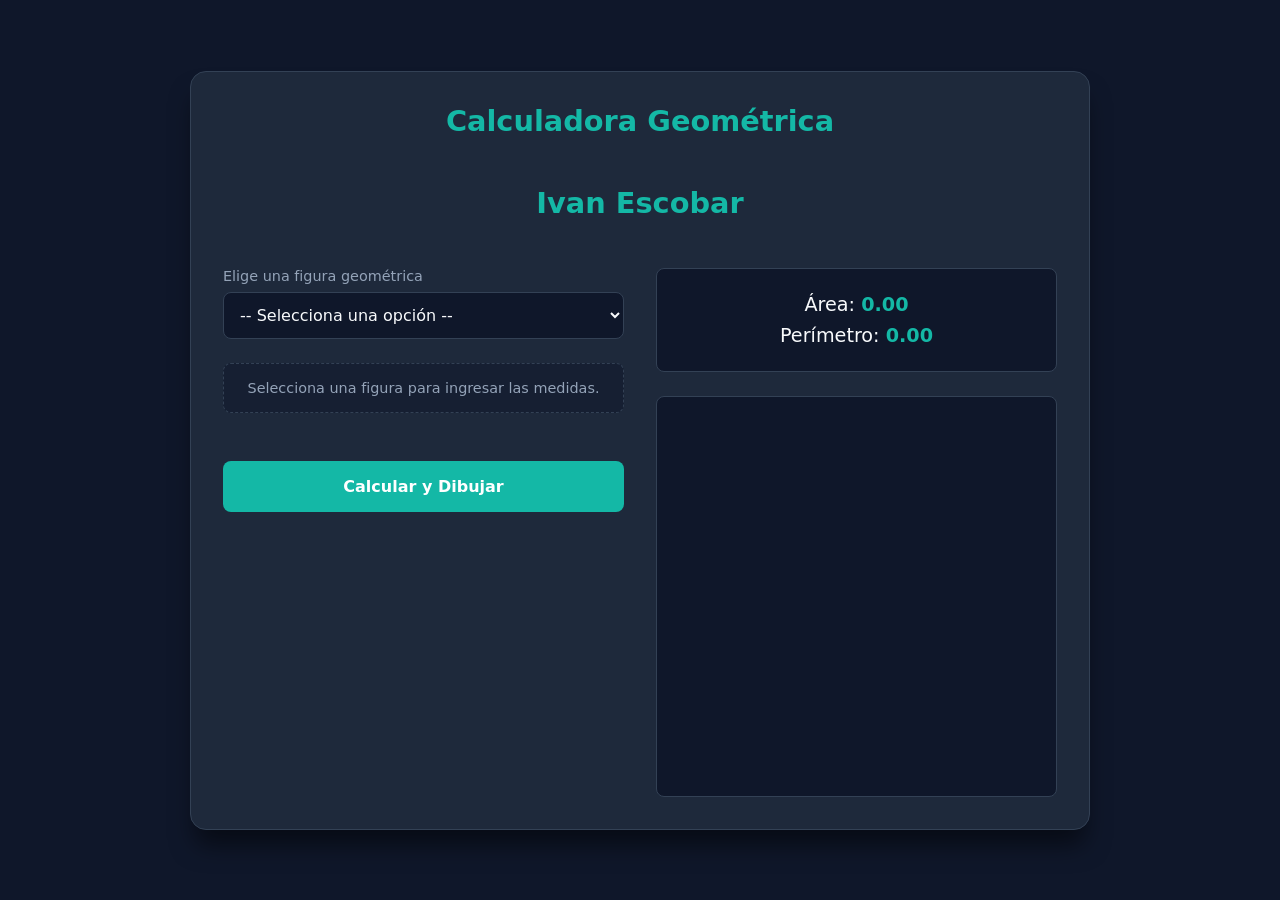
<file: calculadora geometrica/index.html>
<!DOCTYPE html>
<html lang="es">
<head>
    <meta charset="UTF-8">
    <meta name="viewport" content="width=device-width, initial-scale=1.0">
    <title>Calculadora Geométrica Dinámica</title>
    <link rel="stylesheet" href="style.css">
    <script src="java.js" defer></script>
</head>
<body>

<div class="container">
    <h1>Calculadora Geométrica</h1>
    <h1>Ivan Escobar</h1>

    <div class="form-section">
        <div class="input-group">
            <label for="shape-select">Elige una figura geométrica</label>
            <select id="shape-select">
                <option value="" disabled selected>-- Selecciona una opción --</option>
                <option value="cuadrado">Cuadrado</option>
                <option value="triangulo">Triángulo (Escaleno/Isósceles/Equilátero)</option>
                <option value="trapecio">Trapecio Isósceles</option>
                <option value="pentagono">Pentágono Regular</option>
                <option value="circulo">Círculo</option>
            </select>
        </div>

        <div id="dynamic-inputs">
            <p style="color: var(--text-muted); text-align: center; font-size: 0.9rem;">
                Selecciona una figura para ingresar las medidas.
            </p>
        </div>

        <p id="error-message" class="error-msg"></p>

        <button id="calc-btn">Calcular y Dibujar</button>
    </div>

    <div class="results-section">
        <div class="results-box">
            <p>Área: <span id="res-area">0.00</span></p>
            <p>Perímetro: <span id="res-perimeter">0.00</span></p>
        </div>

        <div class="canvas-container">
            <canvas id="shapeCanvas" width="400" height="400"></canvas>
        </div>
    </div>
</div>


</body>
</html>
</file>
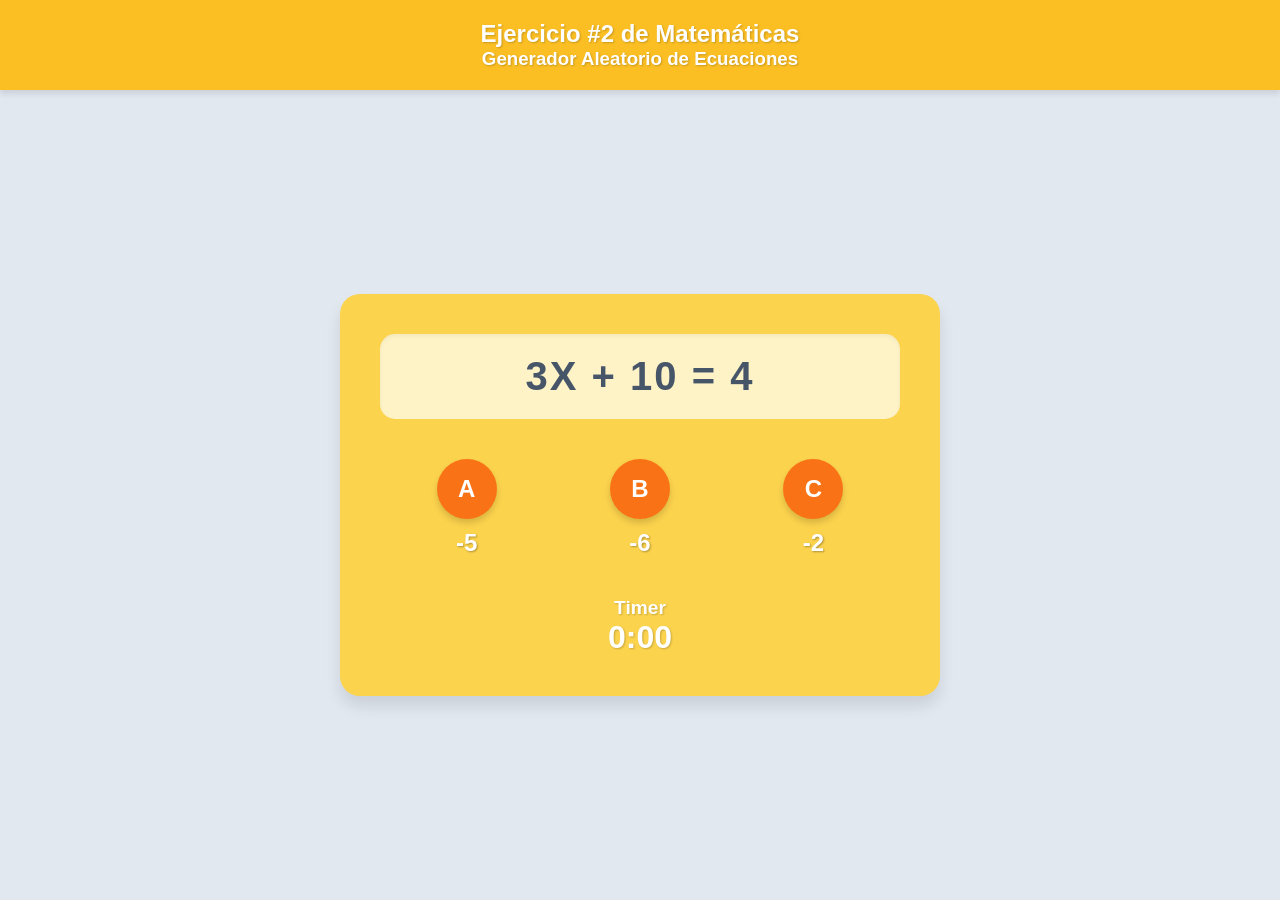
<file: ecuaciones 2/index.html>
<!DOCTYPE html>
<html lang="es">
<head>
    <meta charset="UTF-8">
    <meta name="viewport" content="width=device-width, initial-scale=1.0">
    <title>Ejercicio de Matemáticas</title>
    <link rel="stylesheet" href="style.css">
</head>
<body>
    
    <header class="top-banner">
        <h2>Ejercicio #2 de Matemáticas</h2>
        <h3>Generador Aleatorio de Ecuaciones</h3>
    </header>

    <main class="card-container">
        <div class="game-card">
            
            <div class="equation-box">
                <h1 id="equation-display">Cargando...</h1>
            </div>

            <div class="options-row">
                <div class="option-container" onclick="checkAnswer(0)">
                    <div class="circle" id="circle-0">A</div>
                    <div class="value" id="val-0">-</div>
                </div>
                
                <div class="option-container" onclick="checkAnswer(1)">
                    <div class="circle" id="circle-1">B</div>
                    <div class="value" id="val-1">-</div>
                </div>
                
                <div class="option-container" onclick="checkAnswer(2)">
                    <div class="circle" id="circle-2">C</div>
                    <div class="value" id="val-2">-</div>
                </div>
            </div>

            <div class="timer-section">
                <p>Timer</p>
                <h2 id="timer-display">0:00</h2>
            </div>

            <button id="next-btn" onclick="initGame()">Siguiente Ecuación</button>
        </div>
    </main>

    <script src="java.js"></script>
</body>
</html>
</file>
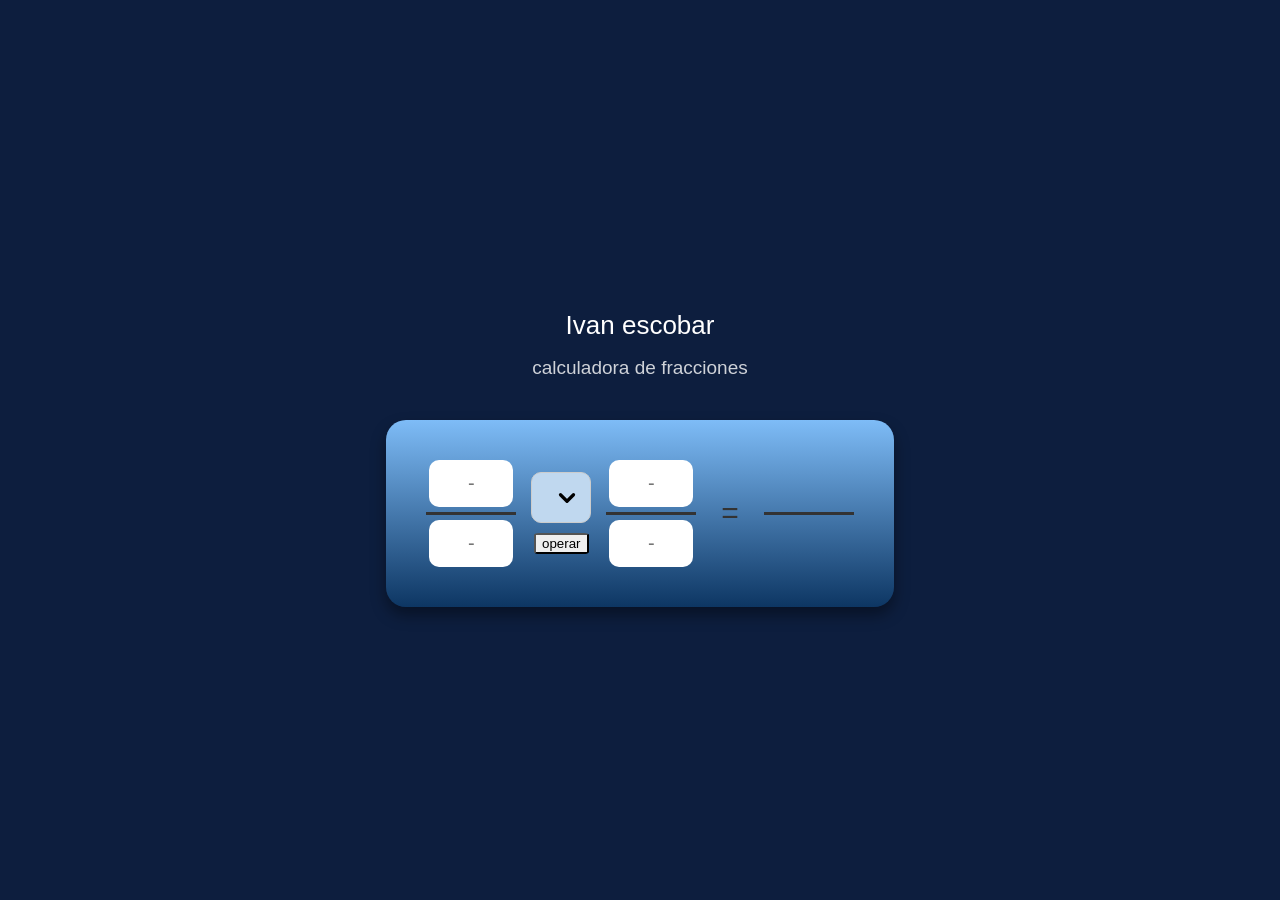
<file: fracciones/index.html>
<!DOCTYPE html>
<html lang="es">
<head>
    <meta charset="UTF-8">
    <meta name="viewport" content="width=device-width, initial-scale=1.0">
    <title>Calculadora de Fracciones</title>
    <link rel="stylesheet" href="style.css">
    <script src="java.js" defer></script>
</head>
<body>
    <div class="page-container">
        <!-- Encabezado con el nombre y título -->
        <header>
            <h1 class="student-name">Ivan escobar</h1>
            <h2 class="exercise-title">calculadora de fracciones</h2>
        </header>

        <!-- Contenedor principal de la calculadora -->
        <main class="calculator-container">
            
            <!-- Primera Fracción -->
            <div class="fraction-input">
                <input type="number" id="num1" value="" class="numerator" placeholder="-">
                <div class="fraction-bar"></div>
                <input type="number" id="den1" value="" class="denominator" placeholder="-">
            </div>

            <!-- Selector de Operación -->
            <div class="operator-container">
                <select id="operator" class="operator-select">
                    <option value=""></option>
                    <option value="+">+</option>
                    <option value="-">-</option>
                    <option value="*">x</option>
                    <option value="/">/</option>
                </select>
                <button onclick="operacion()" id="operar">operar</button>
            </div>

            <!-- Segunda Fracción -->
            <div class="fraction-input">
                <input type="number" id="num2" value="" class="numerator" placeholder="-">
                <div class="fraction-bar"></div>
                <input type="number" id="den2" value="" class="denominator" placeholder="-">
            </div>

            <!-- Signo igual -->
            <span class="equals-sign">=</span>

            <!-- Resultado (con campos de solo lectura para actualizar con JS) -->
            <div class="fraction-input result-fraction">
                <input type="number" id="result-num" value="" class="numerator" readonly>
                <div class="fraction-bar"></div>
                <input type="number" id="result-den" value="" class="denominator" readonly>
            </div>

        </main>
    </div>
</body>
</html>
</file>
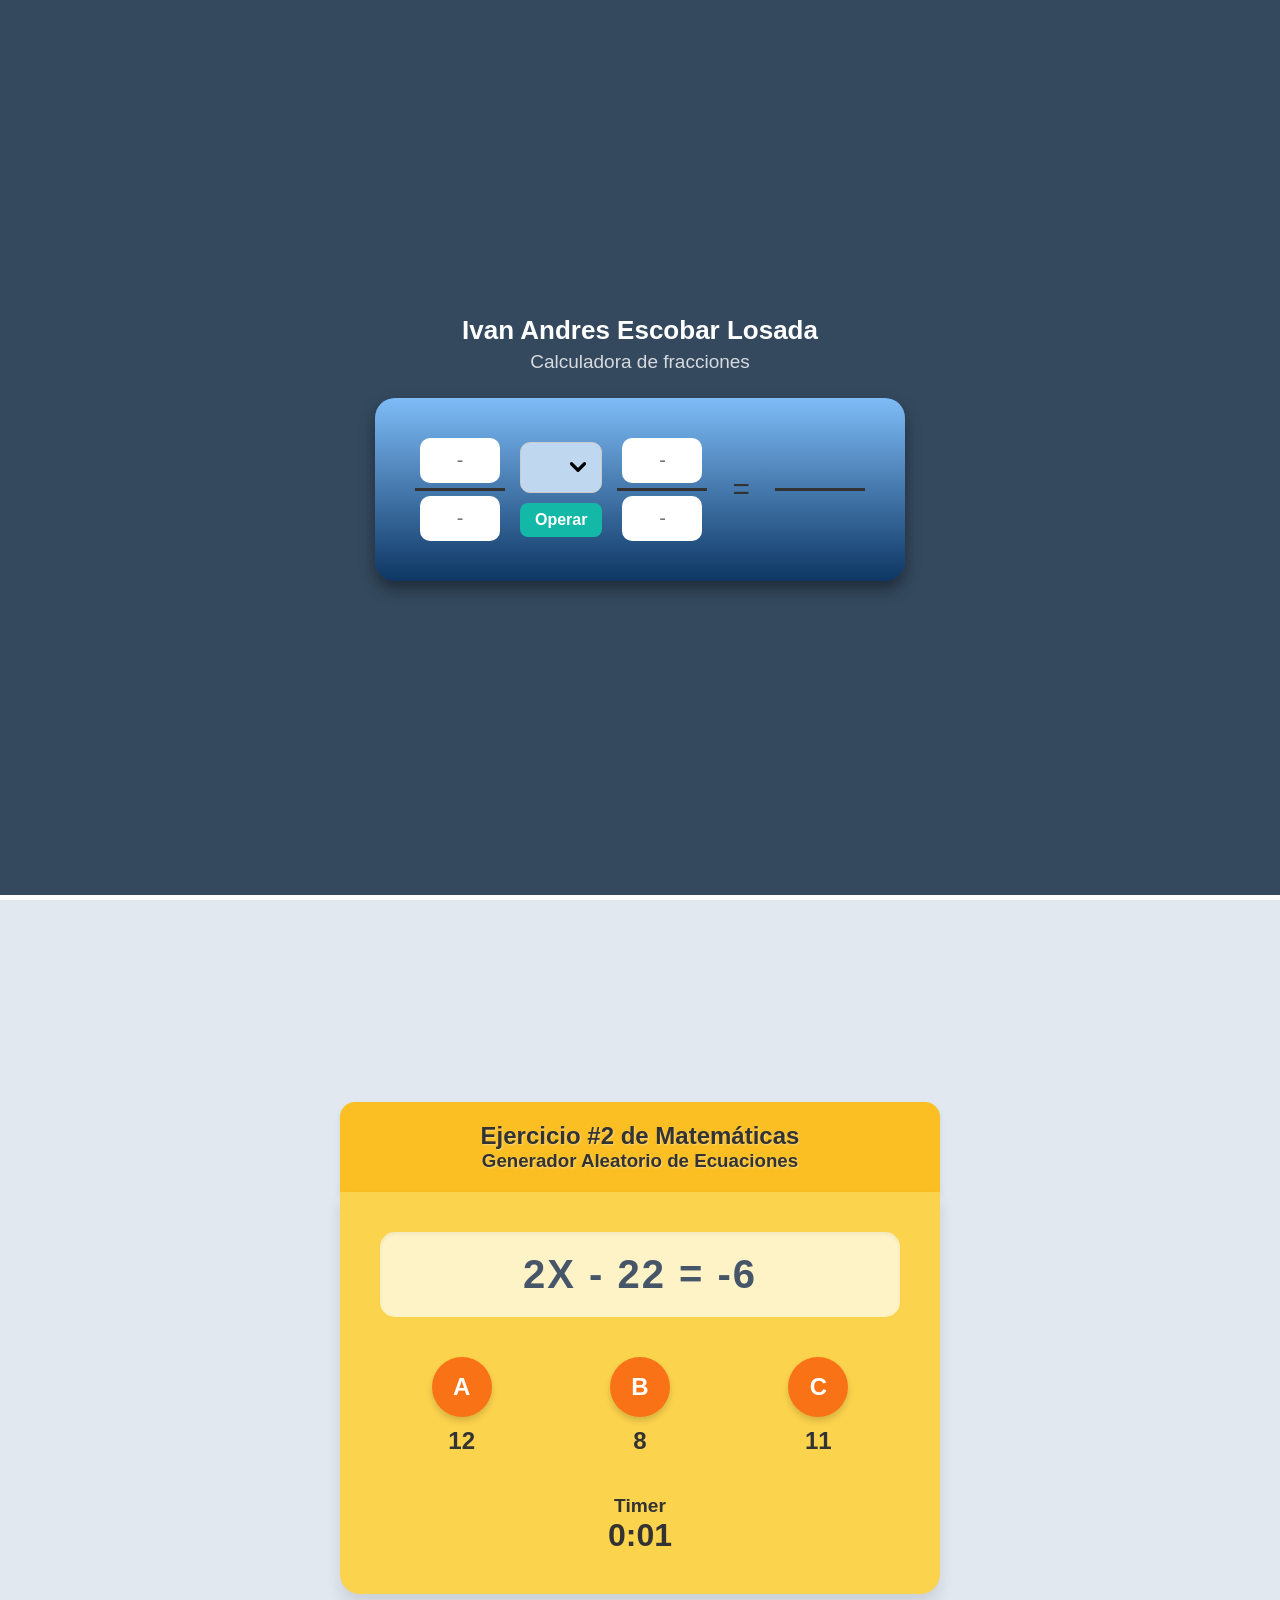
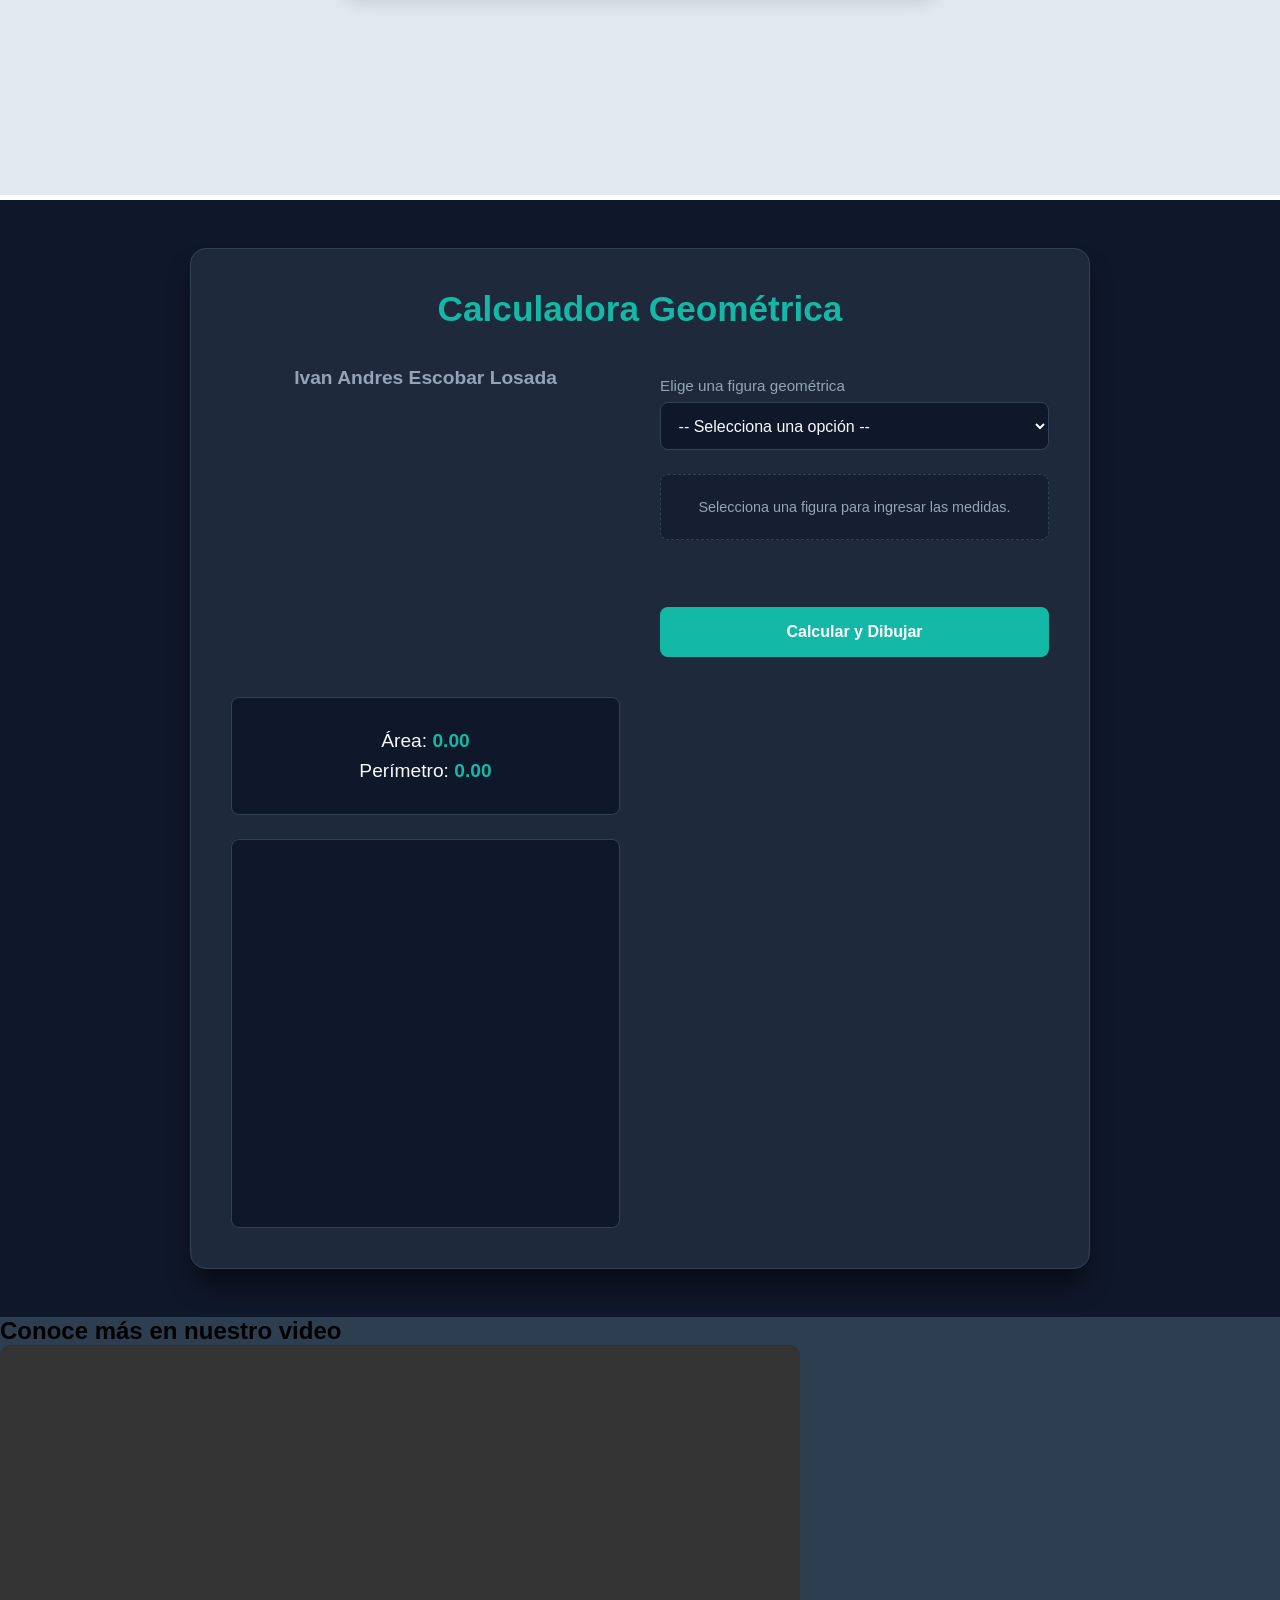
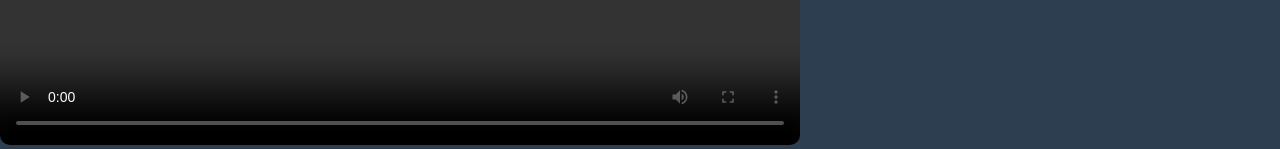
<file: todo junto/index.html>
<!DOCTYPE html>
<html lang="es">
<head>
    <meta charset="UTF-8">
    <meta name="viewport" content="width=device-width, initial-scale=1.0">
    <title>Ejercicios de Matemáticas</title>
    <link rel="stylesheet" href="style.css">
    <script src="java.js" defer></script>
</head>
<body>
    <div class="padre">

        <section class="terrible"> 
            <div class="page-container">
                <header>
                    <h1 class="student-name">Ivan Andres Escobar Losada</h1>
                    <h2 class="exercise-title">Calculadora de fracciones</h2>
                </header>

                <main class="calculator-container">
                    <div class="fraction-input">
                        <input type="number" id="num1" value="" class="numerator" placeholder="-">
                        <div class="fraction-bar"></div>
                        <input type="number" id="den1" value="" class="denominator" placeholder="-">
                    </div>

                    <div class="operator-container">
                        <select id="operator" class="operator-select">
                            <option value=""></option>
                            <option value="+">+</option>
                            <option value="-">-</option>
                            <option value="*">x</option>
                            <option value="/">/</option>
                        </select>
                        <button onclick="operacion()" id="operar">Operar</button>
                    </div>

                    <div class="fraction-input">
                        <input type="number" id="num2" value="" class="numerator" placeholder="-">
                        <div class="fraction-bar"></div>
                        <input type="number" id="den2" value="" class="denominator" placeholder="-">
                    </div>

                    <span class="equals-sign">=</span>

                    <div class="fraction-input result-fraction">
                        <input type="number" id="result-num" value="" class="numerator" readonly>
                        <div class="fraction-bar"></div>
                        <input type="number" id="result-den" value="" class="denominator" readonly>
                    </div>
                </main>
            </div>
        </section>

        <section class="terrible">
            <header class="top-banner">
                <h2>Ejercicio #2 de Matemáticas</h2>
                <h3>Generador Aleatorio de Ecuaciones</h3>
            </header>

            <main class="card-container">
                <div class="game-card">
                    <div class="equation-box">
                        <h1 id="equation-display">Cargando...</h1>
                    </div>

                    <div class="options-row">
                        <div class="option-container" onclick="checkAnswer(0)">
                            <div class="circle" id="circle-0">A</div>
                            <div class="value" id="val-0">-</div>
                        </div>
                        
                        <div class="option-container" onclick="checkAnswer(1)">
                            <div class="circle" id="circle-1">B</div>
                            <div class="value" id="val-1">-</div>
                        </div>
                        
                        <div class="option-container" onclick="checkAnswer(2)">
                            <div class="circle" id="circle-2">C</div>
                            <div class="value" id="val-2">-</div>
                        </div>
                    </div>

                    <div class="timer-section">
                        <p>Timer</p>
                        <h2 id="timer-display">0:00</h2>
                    </div>

                    <button id="next-btn" onclick="initGame()">Siguiente Ecuación</button>
                </div>
            </main>
        </section>


        <section class="terrible">
            <div class="container">
                <h1>Calculadora Geométrica</h1>
                <h2 style="text-align: center; color: var(--text-muted); font-size: 1.2rem; margin-top: -10px; margin-bottom: 20px;">Ivan Andres Escobar Losada</h2>

                <div class="form-section">
                    <div class="input-group">
                        <label for="shape-select">Elige una figura geométrica</label>
                        <select id="shape-select">
                            <option value="" disabled selected>-- Selecciona una opción --</option>
                            <option value="cuadrado">Cuadrado</option>
                            <option value="triangulo">Triángulo (Escaleno/Isósceles/Equilátero)</option>
                            <option value="trapecio">Trapecio Isósceles</option>
                            <option value="pentagono">Pentágono Regular</option>
                            <option value="circulo">Círculo</option>
                        </select>
                    </div>

                    <div id="dynamic-inputs">
                        <p style="color: var(--text-muted); text-align: center; font-size: 0.9rem;">
                            Selecciona una figura para ingresar las medidas.
                        </p>
                    </div>

                    <p id="error-message" class="error-msg"></p>

                    <button id="calc-btn">Calcular y Dibujar</button>
                </div>

                <div class="results-section">
                    <div class="results-box">
                        <p>Área: <span id="res-area">0.00</span></p>
                        <p>Perímetro: <span id="res-perimeter">0.00</span></p>
                    </div>

                    <div class="canvas-container">
                        <canvas id="shapeCanvas" width="400" height="400"></canvas>
                    </div>
                </div>
            </div>
        </section>

    </div>

<section class="contenedor-video">
  <h2>Conoce más en nuestro video</h2>
  
  <!-- Reproductor de video -->
  <video width="100%" style="max-width: 800px; border-radius: 10px;" controls>

    <source src="C:\Users\ivana\Desktop\Uso Javascript\matematicas\evidencia-matematica\todo junto\video" type="video/mp4">
    
    Tu navegador no soporta la reproducción de este video.
  </video>
</section>


</body>
</html>
</file>
<file: calculadora geometrica/style.css>
:root {
    --bg-color: #0f172a;
    --card-bg: #1e293b;
    --primary: #14b8a6;
    --primary-hover: #0d9488;
    --text-main: #f8fafc;
    --text-muted: #94a3b8;
    --border: #334155;
    --error: #ef4444;
}

* {
    box-sizing: border-box;
    margin: 0;
    padding: 0;
    font-family: 'Segoe UI', system-ui, sans-serif;
}

body {
    background-color: var(--bg-color);
    color: var(--text-main);
    display: flex;
    justify-content: center;
    align-items: center;
    min-height: 100vh;
    padding: 2rem;
}

.container {
    background-color: var(--card-bg);
    border: 1px solid var(--border);
    border-radius: 16px;
    padding: 2rem;
    width: 100%;
    max-width: 900px;
    box-shadow: 0 20px 25px -5px rgba(0, 0, 0, 0.5);
    display: grid;
    grid-template-columns: 1fr 1fr;
    gap: 2rem;
}

@media (max-width: 768px) {
    .container {
        grid-template-columns: 1fr;
    }
}

h1 {
    grid-column: 1 / -1;
    text-align: center;
    font-size: 1.8rem;
    color: var(--primary);
    margin-bottom: 1rem;
}

.form-section {
    display: flex;
    flex-direction: column;
    gap: 1.5rem;
}

.input-group {
    display: flex;
    flex-direction: column;
    gap: 0.5rem;
}

label {
    font-size: 0.9rem;
    font-weight: 500;
    color: var(--text-muted);
}

select, input {
    width: 100%;
    padding: 0.75rem;
    border-radius: 8px;
    border: 1px solid var(--border);
    background-color: var(--bg-color);
    color: var(--text-main);
    font-size: 1rem;
    outline: none;
    transition: border-color 0.3s;
}

select:focus, input:focus {
    border-color: var(--primary);
}

#dynamic-inputs {
    display: flex;
    flex-direction: column;
    gap: 1rem;
    background: rgba(15, 23, 42, 0.5);
    padding: 1rem;
    border-radius: 8px;
    border: 1px dashed var(--border);
}

button {
    background-color: var(--primary);
    color: white;
    border: none;
    padding: 1rem;
    border-radius: 8px;
    font-size: 1rem;
    font-weight: bold;
    cursor: pointer;
    transition: background-color 0.3s;
}

button:hover {
    background-color: var(--primary-hover);
}

.results-section {
    display: flex;
    flex-direction: column;
    align-items: center;
    gap: 1.5rem;
}

.results-box {
    background-color: var(--bg-color);
    border: 1px solid var(--border);
    border-radius: 8px;
    padding: 1rem;
    width: 100%;
    text-align: center;
}

.results-box p {
    font-size: 1.2rem;
    margin: 0.5rem 0;
}

.results-box span {
    font-weight: bold;
    color: var(--primary);
}

.error-msg {
    color: var(--error);
    font-size: 0.9rem;
    text-align: center;
}

.canvas-container {
    background-color: var(--bg-color);
    border: 1px solid var(--border);
    border-radius: 8px;
    width: 100%;
    aspect-ratio: 1 / 1;
    display: flex;
    justify-content: center;
    align-items: center;
    overflow: hidden;
}

canvas {
    max-width: 100%;
    max-height: 100%;
}
</file>
<file: ecuaciones 2/style.css>
* {
    margin: 0;
    padding: 0;
    box-sizing: border-box;
    font-family: 'Segoe UI', Tahoma, Geneva, Verdana, sans-serif;
}

body {
    background-color: #e2e8f0; /* Fondo gris claro parecido a la imagen */
    display: flex;
    flex-direction: column;
    height: 100vh;
}

/* Banner Superior */
.top-banner {
    background-color: #fbbf24;
    color: white;
    text-align: center;
    padding: 20px;
    box-shadow: 0 4px 6px rgba(0,0,0,0.1);
}

.top-banner h2, .top-banner h3 {
    text-shadow: 1px 1px 2px rgba(0,0,0,0.2);
}

/* Contenedor central */
.card-container {
    flex: 1;
    display: flex;
    justify-content: center;
    align-items: center;
}

/* Tarjeta amarilla central */
.game-card {
    background-color: #fcd34d;
    width: 600px;
    max-width: 90%;
    border-radius: 20px;
    padding: 40px;
    box-shadow: 0 10px 15px rgba(0,0,0,0.1);
    text-align: center;
    position: relative;
}

/* Caja de color beige claro para la ecuación */
.equation-box {
    background-color: #fef3c7;
    padding: 20px;
    border-radius: 15px;
    margin-bottom: 40px;
    box-shadow: inset 0 2px 4px rgba(0,0,0,0.05);
}

.equation-box h1 {
    color: #475569;
    font-size: 2.5rem;
    letter-spacing: 2px;
}

/* Contenedor de las opciones A, B y C */
.options-row {
    display: flex;
    justify-content: space-around;
    margin-bottom: 40px;
}

.option-container {
    display: flex;
    flex-direction: column;
    align-items: center;
    cursor: pointer;
    transition: transform 0.2s;
}

.option-container:hover {
    transform: scale(1.1);
}

/* Círculos de opciones */
.circle {
    width: 60px;
    height: 60px;
    background-color: #f97316; /* Color naranja */
    color: white;
    font-size: 1.5rem;
    font-weight: bold;
    border-radius: 50%;
    display: flex;
    justify-content: center;
    align-items: center;
    margin-bottom: 10px;
    box-shadow: 0 4px 6px rgba(0,0,0,0.15);
    transition: background-color 0.3s;
}

.value {
    color: white;
    font-size: 1.5rem;
    font-weight: bold;
    text-shadow: 1px 1px 2px rgba(0,0,0,0.3);
}

/* Sección de temporizador */
.timer-section {
    color: white;
    text-shadow: 1px 1px 2px rgba(0,0,0,0.2);
}

.timer-section p {
    font-size: 1.2rem;
    font-weight: bold;
}

.timer-section h2 {
    font-size: 2rem;
}

/* Botón Siguiente */
#next-btn {
    display: none; /* Oculto hasta que se acierte */
    margin-top: 20px;
    padding: 10px 20px;
    font-size: 1.1rem;
    font-weight: bold;
    color: white;
    background-color: #10b981;
    border: none;
    border-radius: 10px;
    cursor: pointer;
    box-shadow: 0 4px 6px rgba(0,0,0,0.15);
}

#next-btn:hover {
    background-color: #059669;
}
</file>
<file: fracciones/style.css>
/* Estilos globales */
body {
    margin: 0;
    padding: 0;
    font-family: Arial, sans-serif;
    background-color: #0d1e3e; /* Fondo azul oscuro de la página */
    display: flex;
    justify-content: center;
    align-items: center;
    height: 100vh;
}

/* Contenedor principal para centrar el contenido */
.page-container {
    display: flex;
    flex-direction: column;
    align-items: center;
    color: white;
}

/* Estilos para el encabezado */
header {
    text-align: center;
    margin-bottom: 25px;
}

.student-name {
    font-size: 26px;
    margin-bottom: 5px;
    font-weight: normal;
}

.exercise-title {
    font-size: 19px;
    font-weight: normal;
    opacity: 0.8;
}

/* Estilos para el contenedor de la calculadora con degradado */
.calculator-container {
    background: linear-gradient(to bottom, #7ebcf7, #0d3663); /* Degradado azul */
    border-radius: 20px;
    padding: 40px;
    display: flex;
    align-items: center;
    gap: 15px; /* Espaciado entre elementos */
    box-shadow: 0 8px 15px rgba(0, 0, 0, 0.4);
}

/* Estilos para los bloques de fracciones */
.fraction-input {
    display: flex;
    flex-direction: column;
    align-items: center;
    gap: 5px;
}

/* Estilos para las cajas de entrada de numerador y denominador */
.fraction-input input {
    width: 80px;
    height: 45px;
    border-radius: 10px;
    border: none;
    background-color: white;
    text-align: center;
    font-size: 20px;
    color: #333;
}

/* Quitar flechas de número en navegadores */
.fraction-input input::-webkit-outer-spin-button,
.fraction-input input::-webkit-inner-spin-button {
    -webkit-appearance: none;
    margin: 0;
}
.fraction-input input[type=number] {
    -moz-appearance: textfield;
}

/* Barra de fracción */
.fraction-bar {
    width: 90px;
    height: 3px;
    background-color: #333; /* Color oscuro para la línea */
}

/* Estilos para el selector de operación */
.operator-container {
    position: relative;
    display: flex;
    align-items: center;
    gap: 10px;
    flex-direction: column;
}

#operar{
border-radius: 10%;
}

.operator-select {
    appearance: none; /* Quitar estilo nativo por defecto */
    -webkit-appearance: none;
    background-color: #c0d8ef; /* Fondo azul muy claro */
    color: #333;
    padding: 12px 20px;
    border-radius: 10px;
    border: 1px solid #ccc;
    font-size: 22px;
    font-weight: bold;
    cursor: pointer;
    min-width: 60px;
    text-align: center;
    /* Flecha de selección personalizada con SVG */
    background-image: url("data:image/svg+xml;charset=UTF-8,%3csvg xmlns='http://www.w3.org/2000/svg' viewBox='0 0 24 24' fill='none' stroke='currentColor' stroke-width='3' stroke-linecap='round' stroke-linejoin='round'%3e%3cpolyline points='6 9 12 15 18 9'%3e%3c/polyline%3e%3c/svg%3e");
    background-repeat: no-repeat;
    background-position: right 10px center;
    background-size: 1.2em;
}

/* Signo igual */
.equals-sign {
    font-size: 30px;
    color: #333;
    padding: 0 10px;
}

/* Estilos específicos para la fracción de resultado (solo lectura) */
.result-fraction .numerator,
.result-fraction .denominator {
    background-color: transparent; /* Sin fondo */
    border: none; /* Sin borde */
    color: #333;
    font-size: 28px;
    font-weight: bold;
    pointer-events: none; /* No interactuables */
}

/* Asegurar que la barra de fracción del resultado sea visible */
.result-fraction .fraction-bar {
    background-color: #333;
}
</file>
<file: todo junto/style.css>
* {
    margin: 0;
    padding: 0;
    box-sizing: border-box;
    font-family: 'Segoe UI', Tahoma, Geneva, Verdana, sans-serif;
}

body {
    background-color: #2c3e50;
    overflow-x: hidden;
}

.padre {
    display: flex;
    flex-direction: column;
    width: 100%;
}

/* Solución del overflow usando min-height y padding */
.terrible {
    min-height: 100vh;
    width: 100%;
    border-bottom: 5px solid white;
    display: flex;
    flex-direction: column;
    justify-content: center;
    align-items: center;
    padding: 3rem 1rem;
    position: relative;
}

/* Colores de fondo por sección para mantener la separación visual */
.terrible:nth-child(1) { background-color: #34495e; }
.terrible:nth-child(2) { background-color: #e2e8f0; }
.terrible:nth-child(3) { 
    background-color: #0f172a; 
    border-bottom: none;
}

/* --- SECCIÓN 1 --- */
.page-container {
    display: flex;
    flex-direction: column;
    align-items: center;
    color: white;
}

header {
    text-align: center;
    margin-bottom: 25px;
    width: 100%;
}

.student-name {
    font-size: 26px;
    margin-bottom: 5px;
    font-weight: 600;
}

.exercise-title {
    font-size: 19px;
    font-weight: normal;
    opacity: 0.8;
}

.calculator-container {
    background: linear-gradient(to bottom, #7ebcf7, #0d3663);
    border-radius: 20px;
    padding: 40px;
    display: flex;
    align-items: center;
    justify-content: center;
    flex-wrap: wrap;
    gap: 15px;
    box-shadow: 0 8px 15px rgba(0, 0, 0, 0.4);
}

.fraction-input {
    display: flex;
    flex-direction: column;
    align-items: center;
    gap: 5px;
}

.fraction-input input {
    width: 80px;
    height: 45px;
    border-radius: 10px;
    border: none;
    background-color: white;
    text-align: center;
    font-size: 20px;
    color: #333;
}

.fraction-input input::-webkit-outer-spin-button,
.fraction-input input::-webkit-inner-spin-button {
    -webkit-appearance: none;
    margin: 0;
}

.fraction-input input[type=number] {
    -moz-appearance: textfield;
}

.fraction-bar {
    width: 90px;
    height: 3px;
    background-color: #333;
}

.operator-container {
    display: flex;
    flex-direction: column;
    align-items: center;
    gap: 10px;
}

#operar {
    border-radius: 8px;
    padding: 8px 15px;
}

.operator-select {
    appearance: none; 
    -webkit-appearance: none;
    background-color: #c0d8ef;
    color: #333;
    padding: 12px 20px;
    border-radius: 10px;
    border: 1px solid #ccc;
    font-size: 22px;
    font-weight: bold;
    cursor: pointer;
    min-width: 60px;
    text-align: center;
    background-image: url("data:image/svg+xml;charset=UTF-8,%3csvg xmlns='http://www.w3.org/2000/svg' viewBox='0 0 24 24' fill='none' stroke='currentColor' stroke-width='3' stroke-linecap='round' stroke-linejoin='round'%3e%3cpolyline points='6 9 12 15 18 9'%3e%3c/polyline%3e%3c/svg%3e");
    background-repeat: no-repeat;
    background-position: right 10px center;
    background-size: 1.2em;
}

.equals-sign {
    font-size: 30px;
    color: #333;
    padding: 0 10px;
}

.result-fraction .numerator,
.result-fraction .denominator {
    background-color: transparent;
    border: none;
    color: #333;
    font-size: 28px;
    font-weight: bold;
    pointer-events: none;
}

.result-fraction .fraction-bar {
    background-color: #333;
}

/* --- SECCIÓN 2 --- */
.top-banner {
    background-color: #fbbf24;
    color: #333;
    text-align: center;
    padding: 20px;
    border-radius: 15px 15px 0 0;
    width: 100%;
    max-width: 600px;
    margin: 0 auto;
    box-shadow: 0 4px 6px rgba(0,0,0,0.1);
}

.top-banner h2, .top-banner h3 {
    text-shadow: 1px 1px 2px rgba(255,255,255,0.4);
}

.card-container {
    display: flex;
    justify-content: center;
    align-items: center;
    width: 100%;
}

.game-card {
    background-color: #fcd34d;
    width: 100%;
    max-width: 600px;
    border-radius: 0 0 20px 20px;
    padding: 40px;
    box-shadow: 0 10px 15px rgba(0,0,0,0.1);
    text-align: center;
}

.equation-box {
    background-color: #fef3c7;
    padding: 20px;
    border-radius: 15px;
    margin-bottom: 40px;
    box-shadow: inset 0 2px 4px rgba(0,0,0,0.05);
}

.equation-box h1 {
    color: #475569;
    font-size: 2.5rem;
    letter-spacing: 2px;
}

.options-row {
    display: flex;
    justify-content: space-around;
    margin-bottom: 40px;
    flex-wrap: wrap;
    gap: 15px;
}

.option-container {
    display: flex;
    flex-direction: column;
    align-items: center;
    cursor: pointer;
    transition: transform 0.2s;
}

.option-container:hover {
    transform: scale(1.1);
}

.circle {
    width: 60px;
    height: 60px;
    background-color: #f97316; 
    color: white;
    font-size: 1.5rem;
    font-weight: bold;
    border-radius: 50%;
    display: flex;
    justify-content: center;
    align-items: center;
    margin-bottom: 10px;
    box-shadow: 0 4px 6px rgba(0,0,0,0.15);
    transition: background-color 0.3s;
}

.value {
    color: #333;
    font-size: 1.5rem;
    font-weight: bold;
}

.timer-section {
    color: #333;
}

.timer-section p {
    font-size: 1.2rem;
    font-weight: bold;
}

.timer-section h2 {
    font-size: 2rem;
}

#next-btn {
    display: none; 
    margin-top: 20px;
    padding: 12px 25px;
    font-size: 1.1rem;
    font-weight: bold;
    color: white;
    background-color: #10b981;
    border: none;
    border-radius: 10px;
    cursor: pointer;
    box-shadow: 0 4px 6px rgba(0,0,0,0.15);
}

#next-btn:hover {
    background-color: #059669;
}

/* --- SECCIÓN 3 --- */
:root {
    --bg-color: #0f172a;
    --card-bg: #1e293b;
    --primary: #14b8a6;
    --primary-hover: #0d9488;
    --text-main: #f8fafc;
    --text-muted: #94a3b8;
    --border: #334155;
    --error: #ef4444;
}

.container {
    background-color: var(--card-bg);
    border: 1px solid var(--border);
    border-radius: 16px;
    padding: 2.5rem;
    width: 100%;
    max-width: 900px;
    box-shadow: 0 20px 25px -5px rgba(0, 0, 0, 0.5);
    display: grid;
    grid-template-columns: 1fr 1fr;
    gap: 2.5rem;
}

@media (max-width: 768px) {
    .container {
        grid-template-columns: 1fr;
    }
}

.container h1 {
    grid-column: 1 / -1;
    text-align: center;
    font-size: 2.2rem;
    color: var(--primary);
    margin-bottom: 0.5rem;
}

.form-section {
    display: flex;
    flex-direction: column;
    gap: 1.5rem;
}

.input-group {
    display: flex;
    flex-direction: column;
    gap: 0.5rem;
}

label {
    font-size: 0.95rem;
    font-weight: 500;
    color: var(--text-muted);
}

select, input {
    width: 100%;
    padding: 0.85rem;
    border-radius: 8px;
    border: 1px solid var(--border);
    background-color: var(--bg-color);
    color: var(--text-main);
    font-size: 1rem;
    outline: none;
    transition: border-color 0.3s;
}

select:focus, input:focus {
    border-color: var(--primary);
}

#dynamic-inputs {
    display: flex;
    flex-direction: column;
    gap: 1rem;
    background: rgba(15, 23, 42, 0.5);
    padding: 1.5rem;
    border-radius: 8px;
    border: 1px dashed var(--border);
}

button {
    background-color: var(--primary);
    color: white;
    border: none;
    padding: 1rem;
    border-radius: 8px;
    font-size: 1rem;
    font-weight: bold;
    cursor: pointer;
    transition: background-color 0.3s;
}

button:hover {
    background-color: var(--primary-hover);
}

.results-section {
    display: flex;
    flex-direction: column;
    align-items: center;
    gap: 1.5rem;
}

.results-box {
    background-color: var(--bg-color);
    border: 1px solid var(--border);
    border-radius: 8px;
    padding: 1.5rem;
    width: 100%;
    text-align: center;
    color: var(--text-main);
}

.results-box p {
    font-size: 1.2rem;
    margin: 0.5rem 0;
}

.results-box span {
    font-weight: bold;
    color: var(--primary);
}

.error-msg {
    color: var(--error);
    font-size: 0.9rem;
    text-align: center;
    min-height: 1.2rem;
}

.canvas-container {
    background-color: var(--bg-color);
    border: 1px solid var(--border);
    border-radius: 8px;
    width: 100%;
    aspect-ratio: 1 / 1;
    display: flex;
    justify-content: center;
    align-items: center;
    overflow: hidden;
}

canvas {
    max-width: 100%;
    max-height: 100%;
}
</file>
